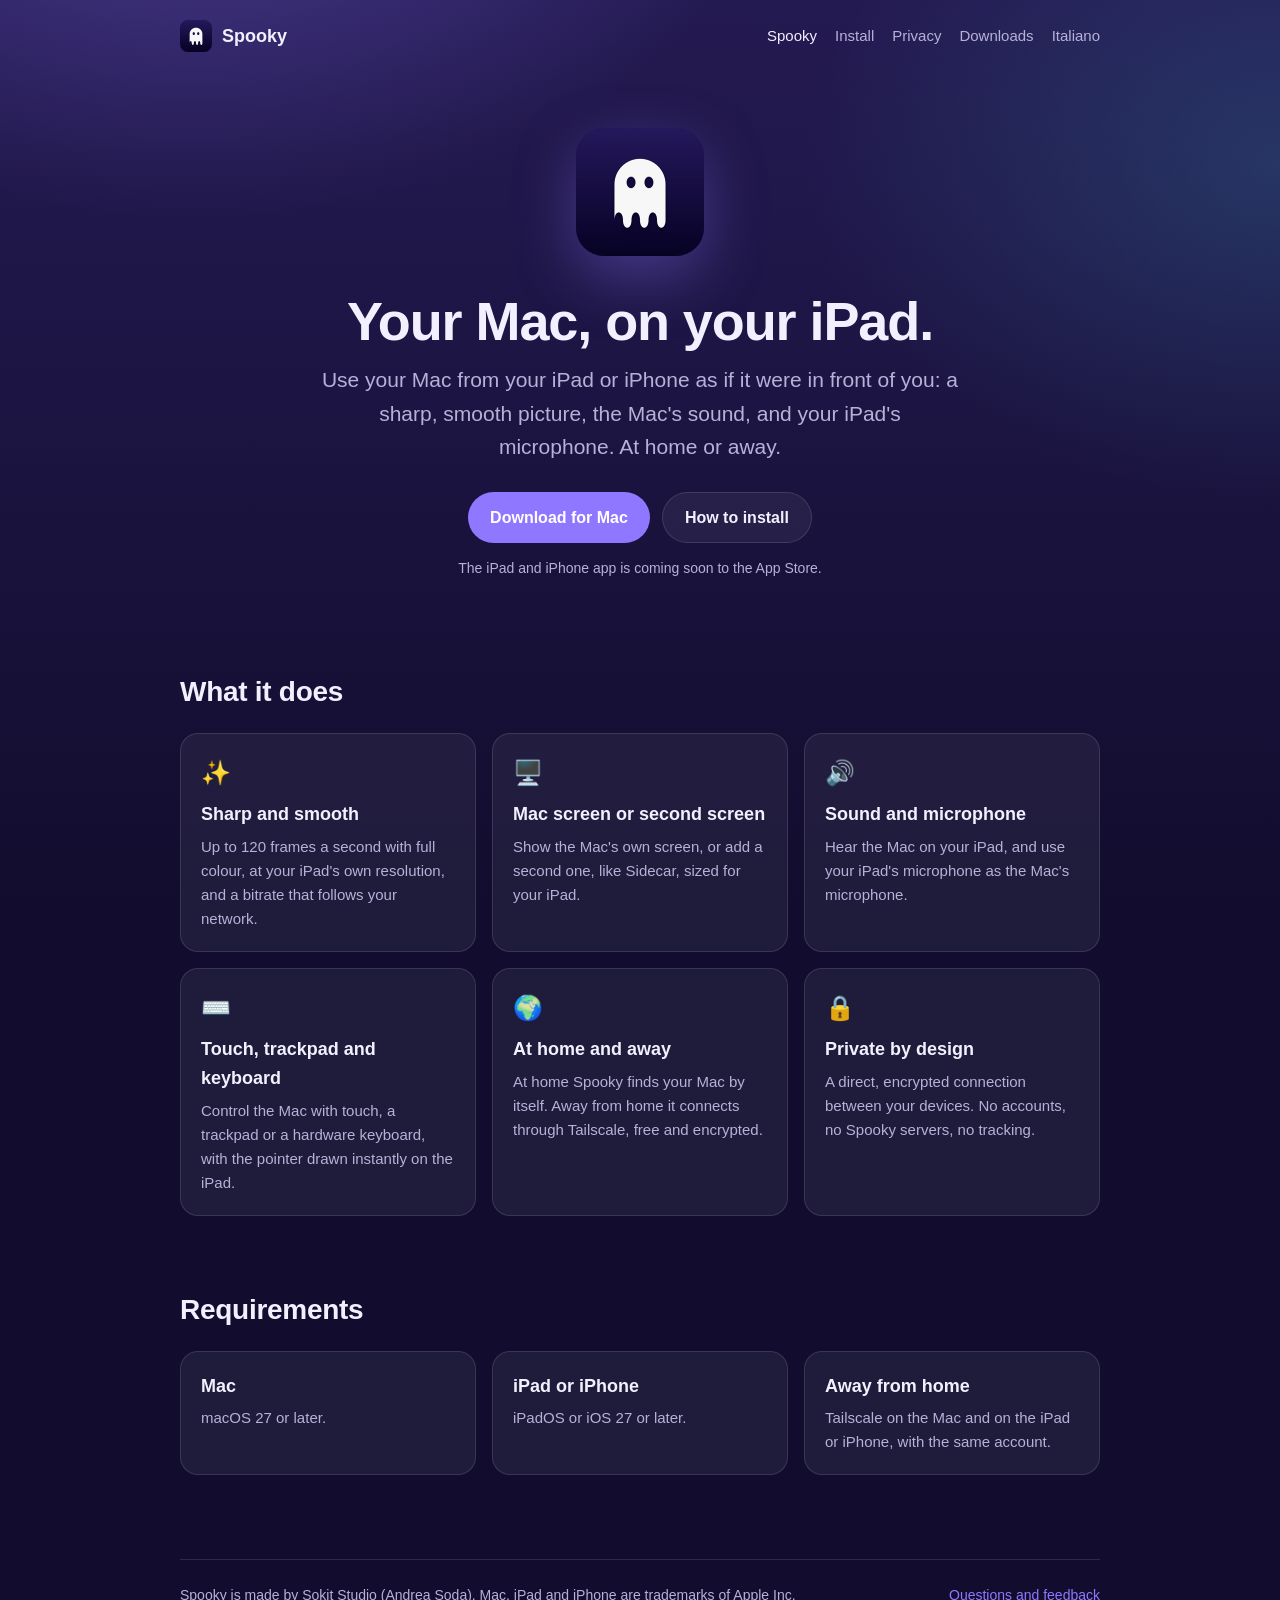
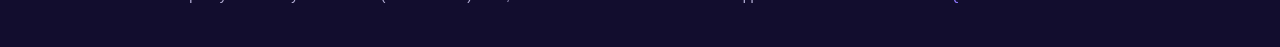
<file: index.html>
<!doctype html>
<html lang="en">
<head>
<meta charset="utf-8">
<meta name="viewport" content="width=device-width, initial-scale=1">
<title>Spooky: your Mac on your iPad</title>
<meta name="description" content="Use your Mac from your iPad or iPhone, at home or away: sharp picture, smooth motion, sound and microphone.">
<link rel="icon" type="image/png" href="assets/favicon.png">
<link rel="stylesheet" href="assets/style.css">
</head>
<body>
<div class="wrap">
<header class="top">
  <a class="brand" href="index.html"><img src="assets/icon.png" alt="">Spooky</a>
  <nav class="links"><a href="index.html" class="current">Spooky</a><a href="install.html">Install</a><a href="privacy.html">Privacy</a><a href="https://github.com/andreasoda/spooky-app/releases">Downloads</a><a href="it/index.html">Italiano</a></nav>
</header>

<section class="hero">
  <img class="icon" src="assets/icon.png" alt="Spooky icon">
  <h1>Your Mac, on your iPad.</h1>
  <p class="lead">Use your Mac from your iPad or iPhone as if it were in front of you: a sharp, smooth picture, the Mac's sound, and your iPad's microphone. At home or away.</p>
  <div class="buttons">
    <a class="button" href="https://github.com/andreasoda/spooky-app/releases/latest/download/Spooky.pkg">Download for Mac</a>
    <a class="button secondary" href="install.html">How to install</a>
  </div>
  <p class="note">The iPad and iPhone app is coming soon to the App Store.</p>
</section>
<section>
  <h2>What it does</h2>
  <div class="grid">
    <div class="card"><div class="glyph">✨</div><h3>Sharp and smooth</h3><p>Up to 120 frames a second with full colour, at your iPad's own resolution, and a bitrate that follows your network.</p></div>
    <div class="card"><div class="glyph">🖥️</div><h3>Mac screen or second screen</h3><p>Show the Mac's own screen, or add a second one, like Sidecar, sized for your iPad.</p></div>
    <div class="card"><div class="glyph">🔊</div><h3>Sound and microphone</h3><p>Hear the Mac on your iPad, and use your iPad's microphone as the Mac's microphone.</p></div>
    <div class="card"><div class="glyph">⌨️</div><h3>Touch, trackpad and keyboard</h3><p>Control the Mac with touch, a trackpad or a hardware keyboard, with the pointer drawn instantly on the iPad.</p></div>
    <div class="card"><div class="glyph">🌍</div><h3>At home and away</h3><p>At home Spooky finds your Mac by itself. Away from home it connects through Tailscale, free and encrypted.</p></div>
    <div class="card"><div class="glyph">🔒</div><h3>Private by design</h3><p>A direct, encrypted connection between your devices. No accounts, no Spooky servers, no tracking.</p></div>
  </div>
</section>
<section>
  <h2>Requirements</h2>
  <div class="grid">
    <div class="card"><h3>Mac</h3><p>macOS 27 or later.</p></div>
    <div class="card"><h3>iPad or iPhone</h3><p>iPadOS or iOS 27 or later.</p></div>
    <div class="card"><h3>Away from home</h3><p>Tailscale on the Mac and on the iPad or iPhone, with the same account.</p></div>
  </div>
</section>

<footer>
  <div class="row">
    <span>Spooky is made by Sokit Studio (Andrea Soda). Mac, iPad and iPhone are trademarks of Apple Inc.</span>
    <a href="mailto:support@sokitstudio.com">Questions and feedback</a>
  </div>
</footer>
</div>
</body>
</html>
</file>
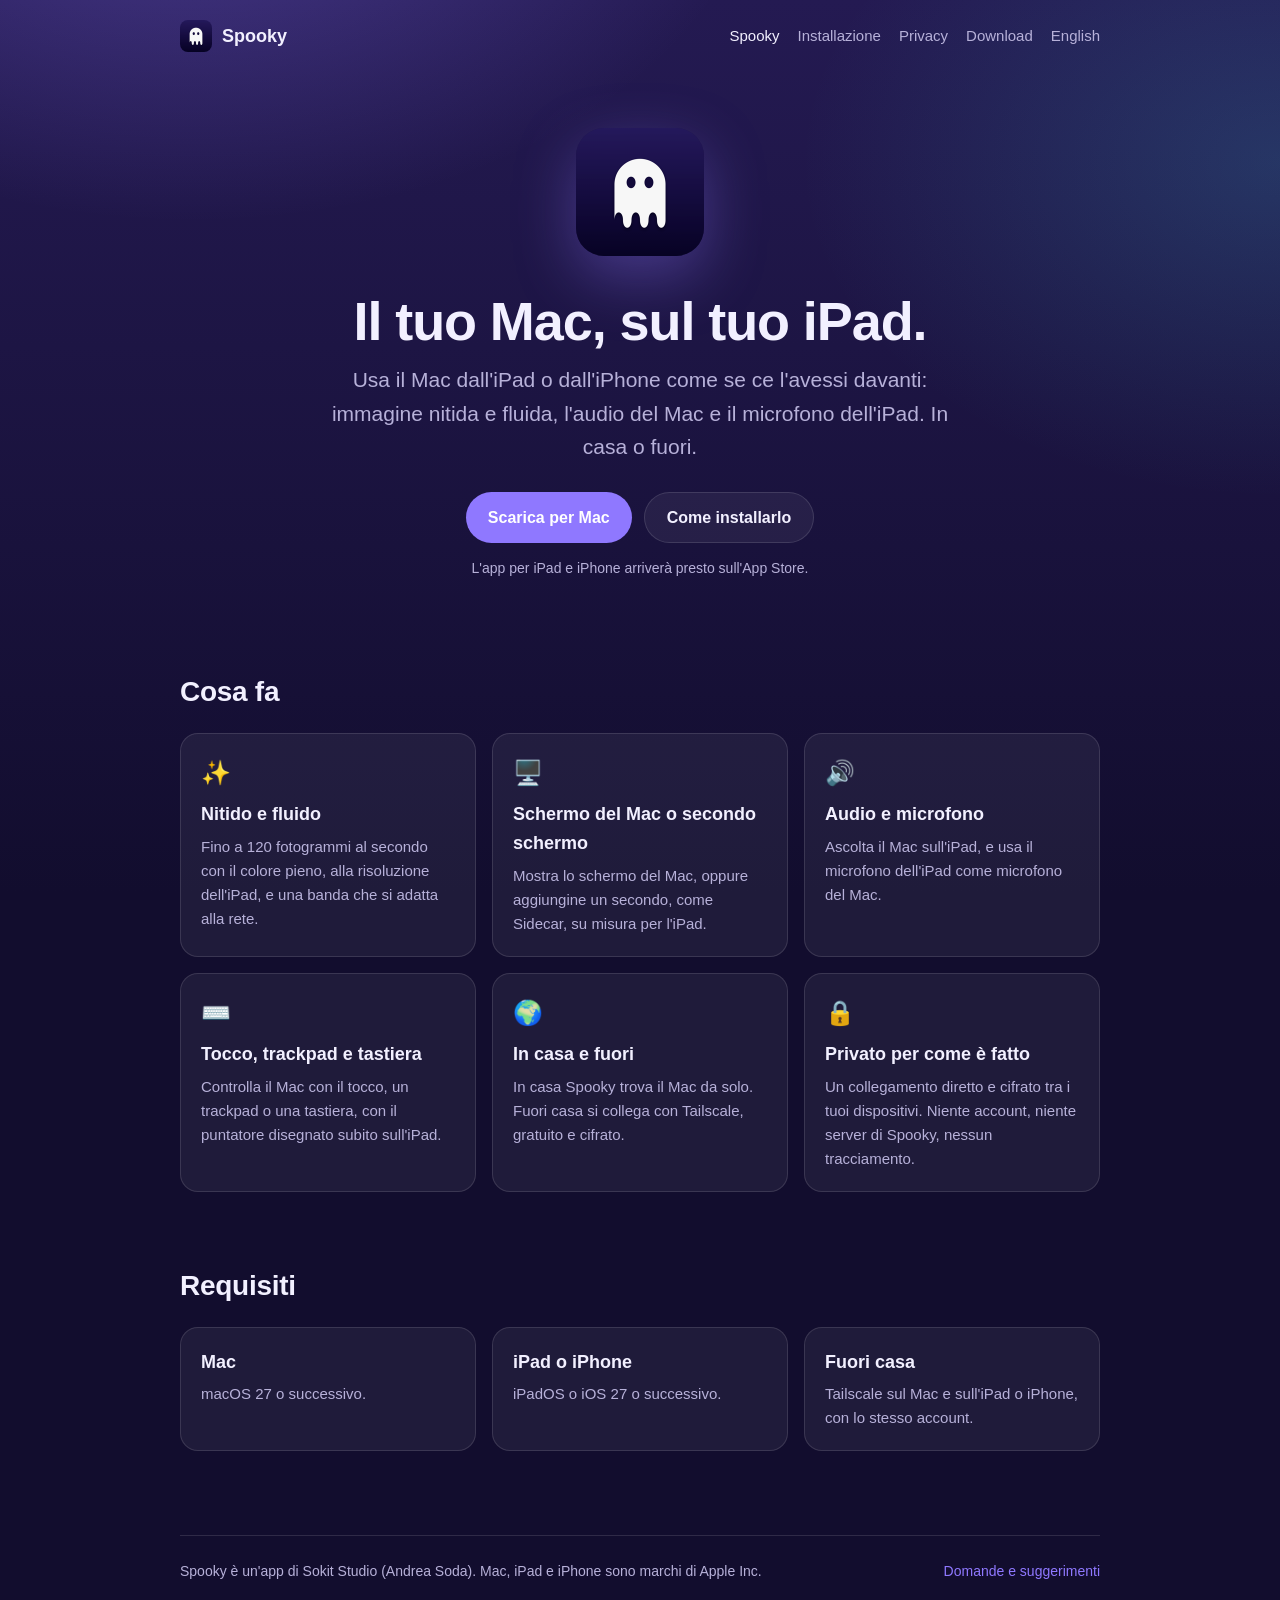
<file: it/index.html>
<!doctype html>
<html lang="it">
<head>
<meta charset="utf-8">
<meta name="viewport" content="width=device-width, initial-scale=1">
<title>Spooky: il tuo Mac sull'iPad</title>
<meta name="description" content="Usa il Mac dall'iPad o dall'iPhone, in casa o fuori: immagine nitida, movimento fluido, audio e microfono.">
<link rel="icon" type="image/png" href="../assets/favicon.png">
<link rel="stylesheet" href="../assets/style.css">
</head>
<body>
<div class="wrap">
<header class="top">
  <a class="brand" href="index.html"><img src="../assets/icon.png" alt="">Spooky</a>
  <nav class="links"><a href="index.html" class="current">Spooky</a><a href="install.html">Installazione</a><a href="privacy.html">Privacy</a><a href="https://github.com/andreasoda/spooky-app/releases">Download</a><a href="../index.html">English</a></nav>
</header>

<section class="hero">
  <img class="icon" src="../assets/icon.png" alt="Icona di Spooky">
  <h1>Il tuo Mac, sul tuo iPad.</h1>
  <p class="lead">Usa il Mac dall'iPad o dall'iPhone come se ce l'avessi davanti: immagine nitida e fluida, l'audio del Mac e il microfono dell'iPad. In casa o fuori.</p>
  <div class="buttons">
    <a class="button" href="https://github.com/andreasoda/spooky-app/releases/latest/download/Spooky.pkg">Scarica per Mac</a>
    <a class="button secondary" href="install.html">Come installarlo</a>
  </div>
  <p class="note">L'app per iPad e iPhone arriverà presto sull'App Store.</p>
</section>
<section>
  <h2>Cosa fa</h2>
  <div class="grid">
    <div class="card"><div class="glyph">✨</div><h3>Nitido e fluido</h3><p>Fino a 120 fotogrammi al secondo con il colore pieno, alla risoluzione dell'iPad, e una banda che si adatta alla rete.</p></div>
    <div class="card"><div class="glyph">🖥️</div><h3>Schermo del Mac o secondo schermo</h3><p>Mostra lo schermo del Mac, oppure aggiungine un secondo, come Sidecar, su misura per l'iPad.</p></div>
    <div class="card"><div class="glyph">🔊</div><h3>Audio e microfono</h3><p>Ascolta il Mac sull'iPad, e usa il microfono dell'iPad come microfono del Mac.</p></div>
    <div class="card"><div class="glyph">⌨️</div><h3>Tocco, trackpad e tastiera</h3><p>Controlla il Mac con il tocco, un trackpad o una tastiera, con il puntatore disegnato subito sull'iPad.</p></div>
    <div class="card"><div class="glyph">🌍</div><h3>In casa e fuori</h3><p>In casa Spooky trova il Mac da solo. Fuori casa si collega con Tailscale, gratuito e cifrato.</p></div>
    <div class="card"><div class="glyph">🔒</div><h3>Privato per come è fatto</h3><p>Un collegamento diretto e cifrato tra i tuoi dispositivi. Niente account, niente server di Spooky, nessun tracciamento.</p></div>
  </div>
</section>
<section>
  <h2>Requisiti</h2>
  <div class="grid">
    <div class="card"><h3>Mac</h3><p>macOS 27 o successivo.</p></div>
    <div class="card"><h3>iPad o iPhone</h3><p>iPadOS o iOS 27 o successivo.</p></div>
    <div class="card"><h3>Fuori casa</h3><p>Tailscale sul Mac e sull'iPad o iPhone, con lo stesso account.</p></div>
  </div>
</section>

<footer>
  <div class="row">
    <span>Spooky è un'app di Sokit Studio (Andrea Soda). Mac, iPad e iPhone sono marchi di Apple Inc.</span>
    <a href="mailto:support@sokitstudio.com">Domande e suggerimenti</a>
  </div>
</footer>
</div>
</body>
</html>
</file>
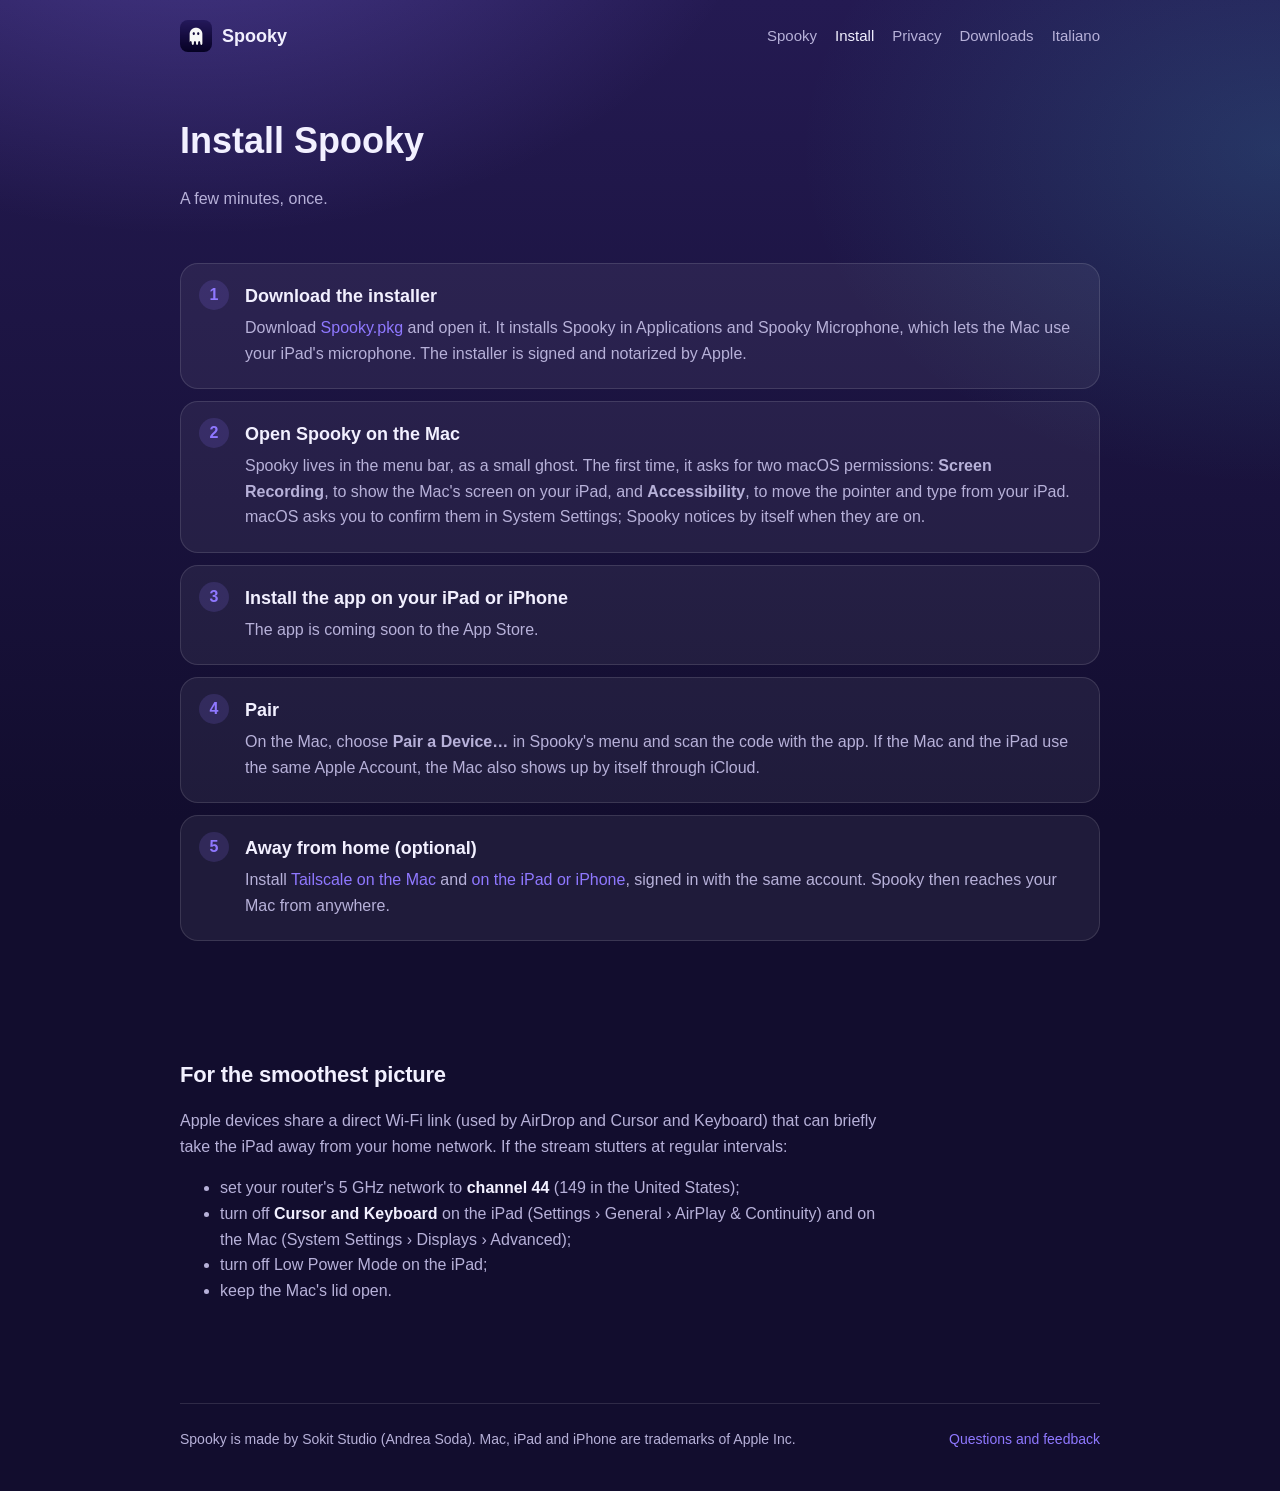
<file: install.html>
<!doctype html>
<html lang="en">
<head>
<meta charset="utf-8">
<meta name="viewport" content="width=device-width, initial-scale=1">
<title>Install Spooky</title>
<meta name="description" content="How to install Spooky on the Mac and pair your iPad or iPhone.">
<link rel="icon" type="image/png" href="assets/favicon.png">
<link rel="stylesheet" href="assets/style.css">
</head>
<body>
<div class="wrap">
<header class="top">
  <a class="brand" href="index.html"><img src="assets/icon.png" alt="">Spooky</a>
  <nav class="links"><a href="index.html">Spooky</a><a href="install.html" class="current">Install</a><a href="privacy.html">Privacy</a><a href="https://github.com/andreasoda/spooky-app/releases">Downloads</a><a href="it/install.html">Italiano</a></nav>
</header>

<div class="prose"><h1>Install Spooky</h1><p>A few minutes, once.</p></div>
<section>
<ol class="steps">
  <li><h3>Download the installer</h3><p>Download <a href="https://github.com/andreasoda/spooky-app/releases/latest/download/Spooky.pkg">Spooky.pkg</a> and open it. It installs Spooky in Applications and Spooky Microphone, which lets the Mac use your iPad's microphone. The installer is signed and notarized by Apple.</p></li>
  <li><h3>Open Spooky on the Mac</h3><p>Spooky lives in the menu bar, as a small ghost. The first time, it asks for two macOS permissions: <strong>Screen Recording</strong>, to show the Mac's screen on your iPad, and <strong>Accessibility</strong>, to move the pointer and type from your iPad. macOS asks you to confirm them in System Settings; Spooky notices by itself when they are on.</p></li>
  <li><h3>Install the app on your iPad or iPhone</h3><p>The app is coming soon to the App Store.</p></li>
  <li><h3>Pair</h3><p>On the Mac, choose <strong>Pair a Device…</strong> in Spooky's menu and scan the code with the app. If the Mac and the iPad use the same Apple Account, the Mac also shows up by itself through iCloud.</p></li>
  <li><h3>Away from home (optional)</h3><p>Install <a href="https://tailscale.com/download/mac">Tailscale on the Mac</a> and <a href="https://apps.apple.com/app/tailscale/id1470499037">on the iPad or iPhone</a>, signed in with the same account. Spooky then reaches your Mac from anywhere.</p></li>
</ol>
</section>
<section class="prose">
<h2>For the smoothest picture</h2>
<p>Apple devices share a direct Wi-Fi link (used by AirDrop and Cursor and Keyboard) that can briefly take the iPad away from your home network. If the stream stutters at regular intervals:</p>
<ul>
  <li>set your router's 5 GHz network to <strong>channel 44</strong> (149 in the United States);</li>
  <li>turn off <strong>Cursor and Keyboard</strong> on the iPad (Settings › General › AirPlay &amp; Continuity) and on the Mac (System Settings › Displays › Advanced);</li>
  <li>turn off Low Power Mode on the iPad;</li>
  <li>keep the Mac's lid open.</li>
</ul>
</section>

<footer>
  <div class="row">
    <span>Spooky is made by Sokit Studio (Andrea Soda). Mac, iPad and iPhone are trademarks of Apple Inc.</span>
    <a href="mailto:support@sokitstudio.com">Questions and feedback</a>
  </div>
</footer>
</div>
</body>
</html>
</file>
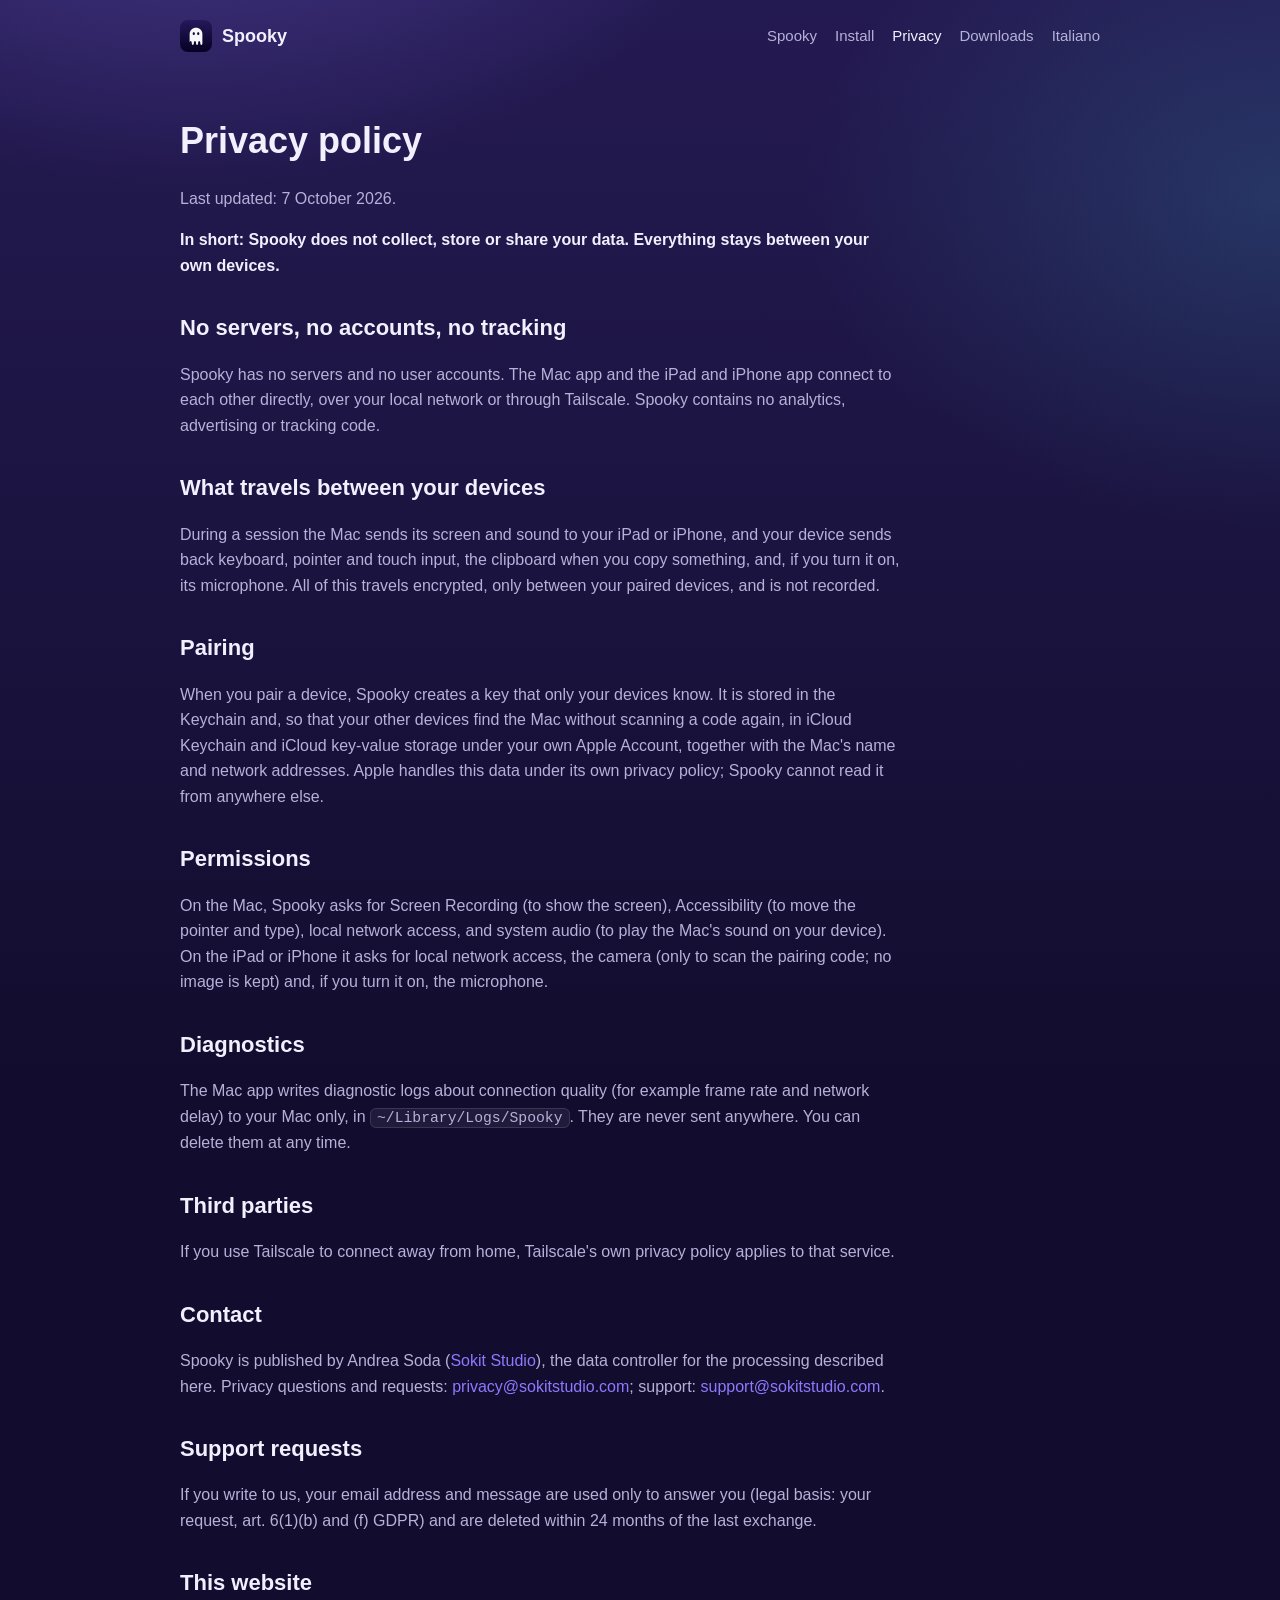
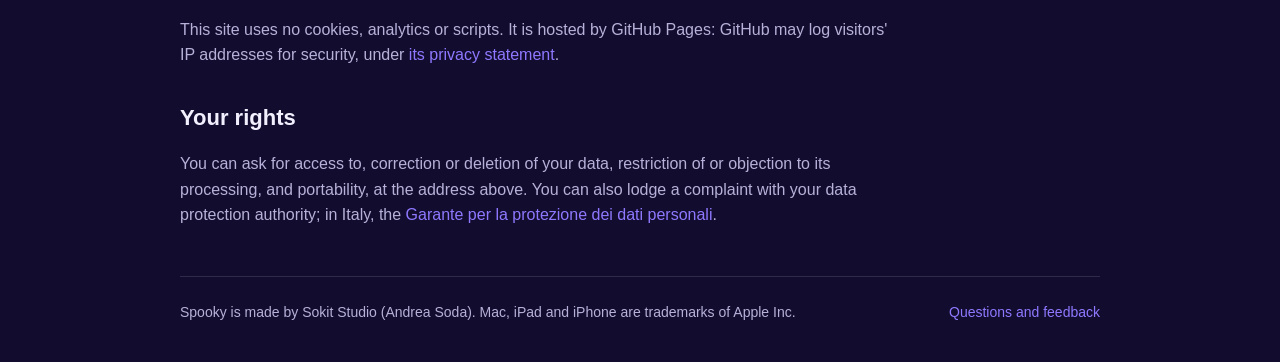
<file: privacy.html>
<!doctype html>
<html lang="en">
<head>
<meta charset="utf-8">
<meta name="viewport" content="width=device-width, initial-scale=1">
<title>Spooky privacy policy</title>
<meta name="description" content="What Spooky does with your data: it stays on your devices.">
<link rel="icon" type="image/png" href="assets/favicon.png">
<link rel="stylesheet" href="assets/style.css">
</head>
<body>
<div class="wrap">
<header class="top">
  <a class="brand" href="index.html"><img src="assets/icon.png" alt="">Spooky</a>
  <nav class="links"><a href="index.html">Spooky</a><a href="install.html">Install</a><a href="privacy.html" class="current">Privacy</a><a href="https://github.com/andreasoda/spooky-app/releases">Downloads</a><a href="it/privacy.html">Italiano</a></nav>
</header>

<div class="prose">
<h1>Privacy policy</h1>
<p>Last updated: 7 October 2026.</p>
<p><strong>In short: Spooky does not collect, store or share your data. Everything stays between your own devices.</strong></p>
<h2>No servers, no accounts, no tracking</h2>
<p>Spooky has no servers and no user accounts. The Mac app and the iPad and iPhone app connect to each other directly, over your local network or through Tailscale. Spooky contains no analytics, advertising or tracking code.</p>
<h2>What travels between your devices</h2>
<p>During a session the Mac sends its screen and sound to your iPad or iPhone, and your device sends back keyboard, pointer and touch input, the clipboard when you copy something, and, if you turn it on, its microphone. All of this travels encrypted, only between your paired devices, and is not recorded.</p>
<h2>Pairing</h2>
<p>When you pair a device, Spooky creates a key that only your devices know. It is stored in the Keychain and, so that your other devices find the Mac without scanning a code again, in iCloud Keychain and iCloud key-value storage under your own Apple Account, together with the Mac's name and network addresses. Apple handles this data under its own privacy policy; Spooky cannot read it from anywhere else.</p>
<h2>Permissions</h2>
<p>On the Mac, Spooky asks for Screen Recording (to show the screen), Accessibility (to move the pointer and type), local network access, and system audio (to play the Mac's sound on your device). On the iPad or iPhone it asks for local network access, the camera (only to scan the pairing code; no image is kept) and, if you turn it on, the microphone.</p>
<h2>Diagnostics</h2>
<p>The Mac app writes diagnostic logs about connection quality (for example frame rate and network delay) to your Mac only, in <code>~/Library/Logs/Spooky</code>. They are never sent anywhere. You can delete them at any time.</p>
<h2>Third parties</h2>
<p>If you use Tailscale to connect away from home, Tailscale's own privacy policy applies to that service.</p>
<h2>Contact</h2>
<p>Spooky is published by Andrea Soda (<a href="https://sokitstudio.com">Sokit Studio</a>), the data controller for the processing described here. Privacy questions and requests: <a href="mailto:privacy@sokitstudio.com">privacy@sokitstudio.com</a>; support: <a href="mailto:support@sokitstudio.com">support@sokitstudio.com</a>.</p>
<h2>Support requests</h2>
<p>If you write to us, your email address and message are used only to answer you (legal basis: your request, art. 6(1)(b) and (f) GDPR) and are deleted within 24 months of the last exchange.</p>
<h2>This website</h2>
<p>This site uses no cookies, analytics or scripts. It is hosted by GitHub Pages: GitHub may log visitors' IP addresses for security, under <a href="https://docs.github.com/site-policy/privacy-policies/github-general-privacy-statement">its privacy statement</a>.</p>
<h2>Your rights</h2>
<p>You can ask for access to, correction or deletion of your data, restriction of or objection to its processing, and portability, at the address above. You can also lodge a complaint with your data protection authority; in Italy, the <a href="https://www.garanteprivacy.it">Garante per la protezione dei dati personali</a>.</p>
</div>

<footer>
  <div class="row">
    <span>Spooky is made by Sokit Studio (Andrea Soda). Mac, iPad and iPhone are trademarks of Apple Inc.</span>
    <a href="mailto:support@sokitstudio.com">Questions and feedback</a>
  </div>
</footer>
</div>
</body>
</html>
</file>
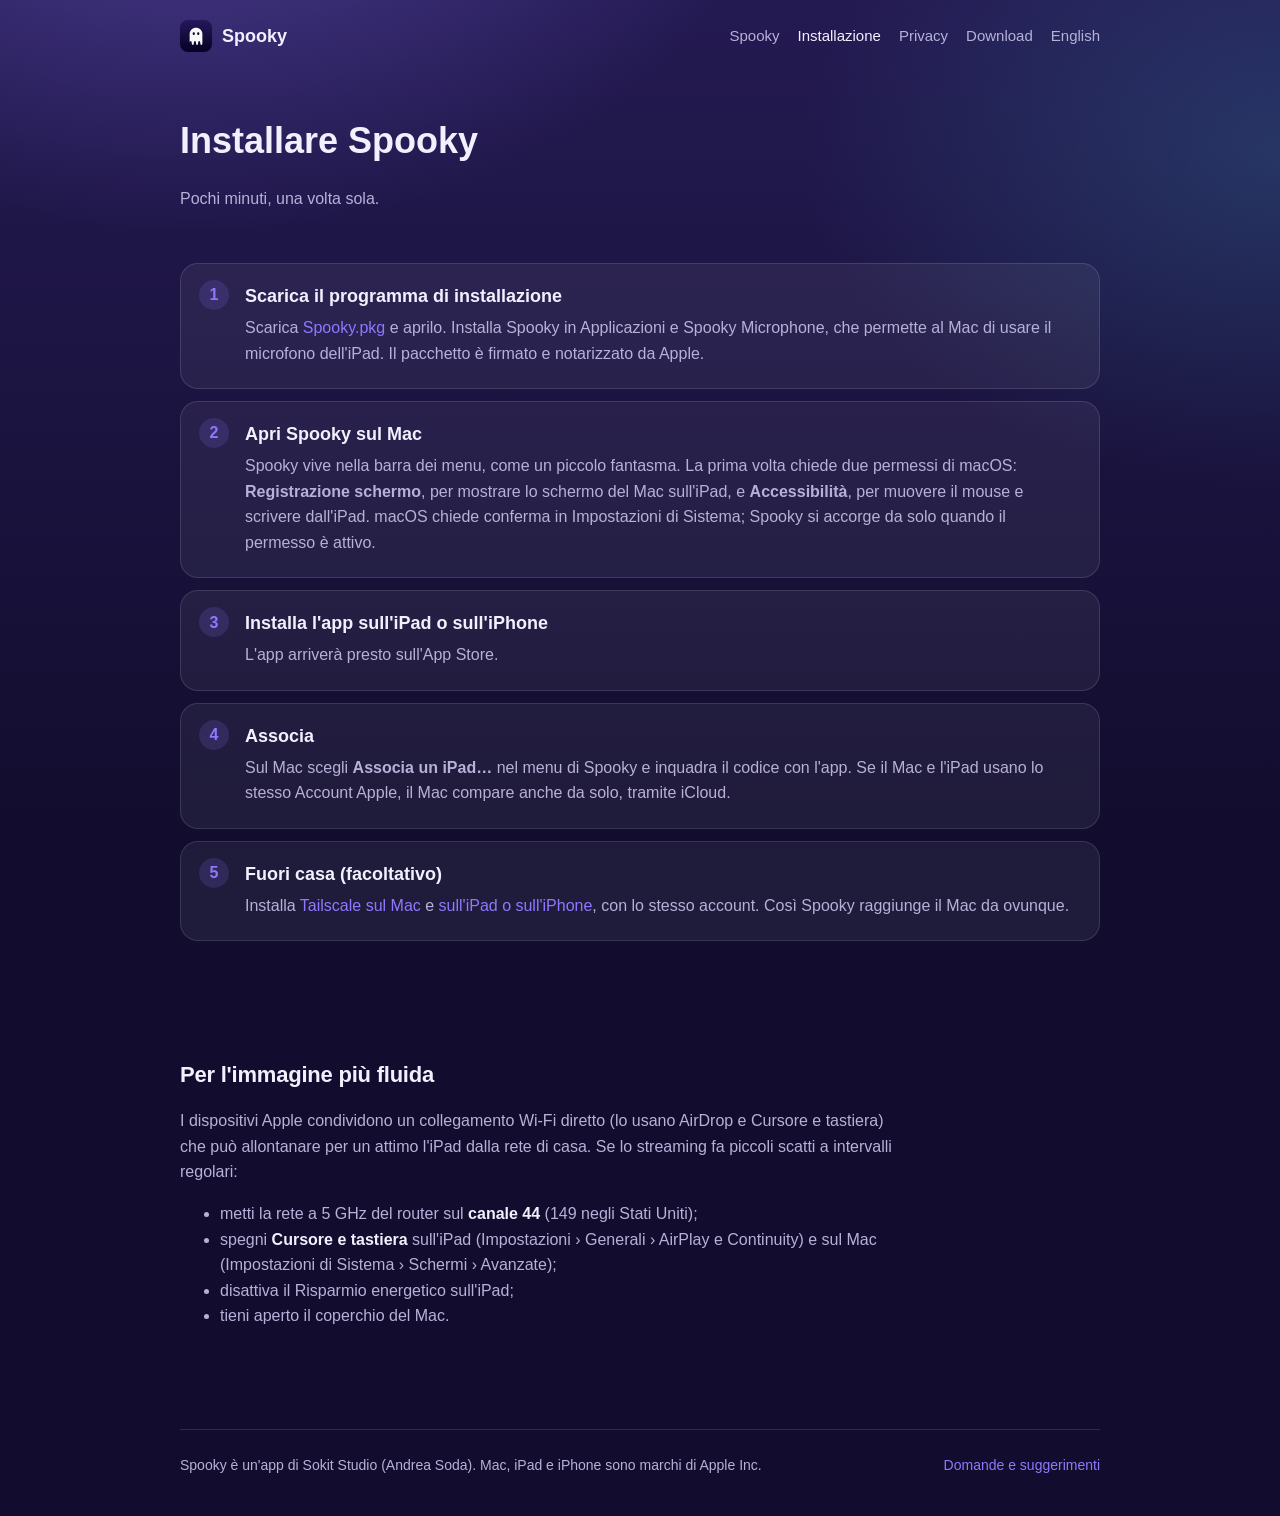
<file: it/install.html>
<!doctype html>
<html lang="it">
<head>
<meta charset="utf-8">
<meta name="viewport" content="width=device-width, initial-scale=1">
<title>Installare Spooky</title>
<meta name="description" content="Come installare Spooky sul Mac e associare l'iPad o l'iPhone.">
<link rel="icon" type="image/png" href="../assets/favicon.png">
<link rel="stylesheet" href="../assets/style.css">
</head>
<body>
<div class="wrap">
<header class="top">
  <a class="brand" href="index.html"><img src="../assets/icon.png" alt="">Spooky</a>
  <nav class="links"><a href="index.html">Spooky</a><a href="install.html" class="current">Installazione</a><a href="privacy.html">Privacy</a><a href="https://github.com/andreasoda/spooky-app/releases">Download</a><a href="../install.html">English</a></nav>
</header>

<div class="prose"><h1>Installare Spooky</h1><p>Pochi minuti, una volta sola.</p></div>
<section>
<ol class="steps">
  <li><h3>Scarica il programma di installazione</h3><p>Scarica <a href="https://github.com/andreasoda/spooky-app/releases/latest/download/Spooky.pkg">Spooky.pkg</a> e aprilo. Installa Spooky in Applicazioni e Spooky Microphone, che permette al Mac di usare il microfono dell'iPad. Il pacchetto è firmato e notarizzato da Apple.</p></li>
  <li><h3>Apri Spooky sul Mac</h3><p>Spooky vive nella barra dei menu, come un piccolo fantasma. La prima volta chiede due permessi di macOS: <strong>Registrazione schermo</strong>, per mostrare lo schermo del Mac sull'iPad, e <strong>Accessibilità</strong>, per muovere il mouse e scrivere dall'iPad. macOS chiede conferma in Impostazioni di Sistema; Spooky si accorge da solo quando il permesso è attivo.</p></li>
  <li><h3>Installa l'app sull'iPad o sull'iPhone</h3><p>L'app arriverà presto sull'App Store.</p></li>
  <li><h3>Associa</h3><p>Sul Mac scegli <strong>Associa un iPad…</strong> nel menu di Spooky e inquadra il codice con l'app. Se il Mac e l'iPad usano lo stesso Account Apple, il Mac compare anche da solo, tramite iCloud.</p></li>
  <li><h3>Fuori casa (facoltativo)</h3><p>Installa <a href="https://tailscale.com/download/mac">Tailscale sul Mac</a> e <a href="https://apps.apple.com/app/tailscale/id1470499037">sull'iPad o sull'iPhone</a>, con lo stesso account. Così Spooky raggiunge il Mac da ovunque.</p></li>
</ol>
</section>
<section class="prose">
<h2>Per l'immagine più fluida</h2>
<p>I dispositivi Apple condividono un collegamento Wi-Fi diretto (lo usano AirDrop e Cursore e tastiera) che può allontanare per un attimo l'iPad dalla rete di casa. Se lo streaming fa piccoli scatti a intervalli regolari:</p>
<ul>
  <li>metti la rete a 5 GHz del router sul <strong>canale 44</strong> (149 negli Stati Uniti);</li>
  <li>spegni <strong>Cursore e tastiera</strong> sull'iPad (Impostazioni › Generali › AirPlay e Continuity) e sul Mac (Impostazioni di Sistema › Schermi › Avanzate);</li>
  <li>disattiva il Risparmio energetico sull'iPad;</li>
  <li>tieni aperto il coperchio del Mac.</li>
</ul>
</section>

<footer>
  <div class="row">
    <span>Spooky è un'app di Sokit Studio (Andrea Soda). Mac, iPad e iPhone sono marchi di Apple Inc.</span>
    <a href="mailto:support@sokitstudio.com">Domande e suggerimenti</a>
  </div>
</footer>
</div>
</body>
</html>
</file>
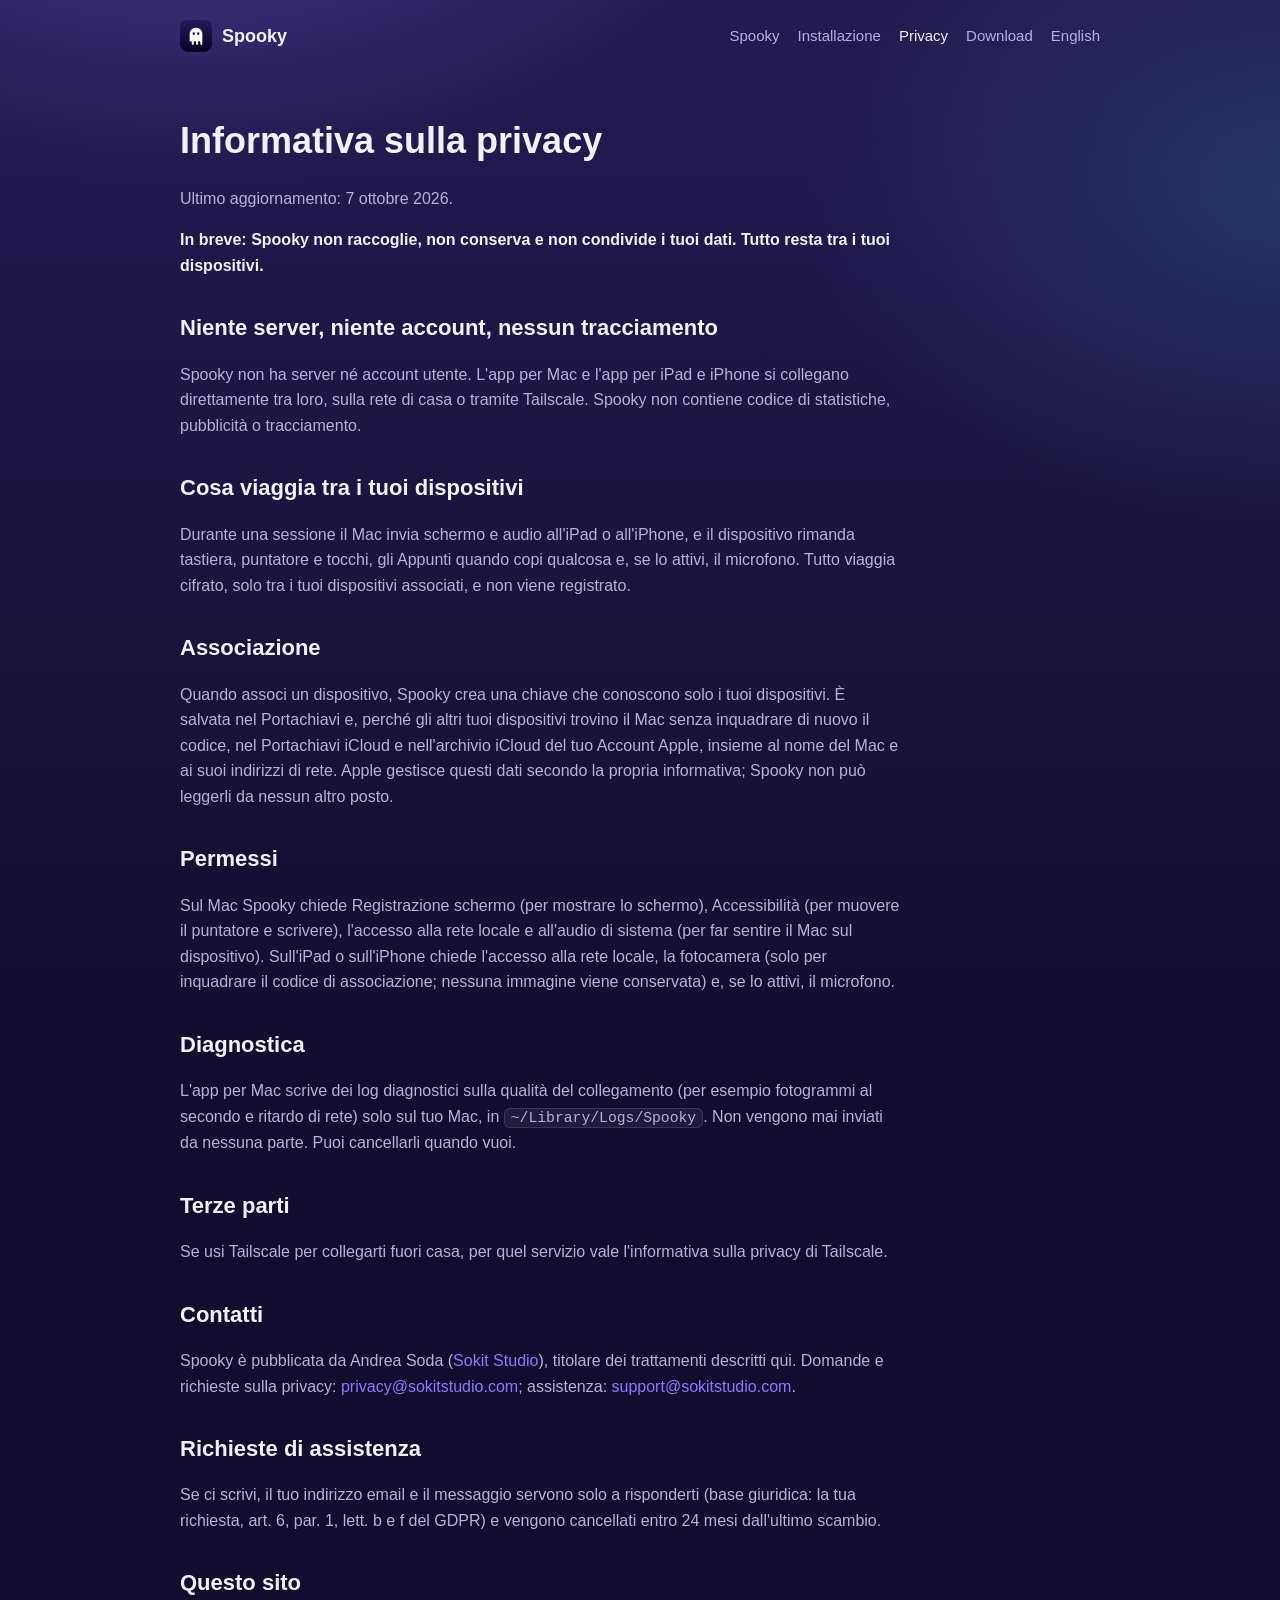
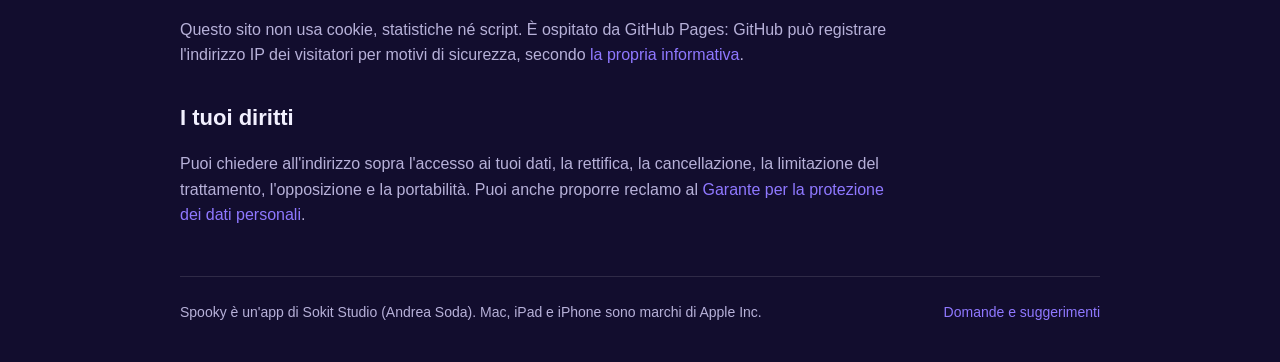
<file: it/privacy.html>
<!doctype html>
<html lang="it">
<head>
<meta charset="utf-8">
<meta name="viewport" content="width=device-width, initial-scale=1">
<title>Informativa sulla privacy di Spooky</title>
<meta name="description" content="Cosa fa Spooky con i tuoi dati: restano sui tuoi dispositivi.">
<link rel="icon" type="image/png" href="../assets/favicon.png">
<link rel="stylesheet" href="../assets/style.css">
</head>
<body>
<div class="wrap">
<header class="top">
  <a class="brand" href="index.html"><img src="../assets/icon.png" alt="">Spooky</a>
  <nav class="links"><a href="index.html">Spooky</a><a href="install.html">Installazione</a><a href="privacy.html" class="current">Privacy</a><a href="https://github.com/andreasoda/spooky-app/releases">Download</a><a href="../privacy.html">English</a></nav>
</header>

<div class="prose">
<h1>Informativa sulla privacy</h1>
<p>Ultimo aggiornamento: 7 ottobre 2026.</p>
<p><strong>In breve: Spooky non raccoglie, non conserva e non condivide i tuoi dati. Tutto resta tra i tuoi dispositivi.</strong></p>
<h2>Niente server, niente account, nessun tracciamento</h2>
<p>Spooky non ha server né account utente. L'app per Mac e l'app per iPad e iPhone si collegano direttamente tra loro, sulla rete di casa o tramite Tailscale. Spooky non contiene codice di statistiche, pubblicità o tracciamento.</p>
<h2>Cosa viaggia tra i tuoi dispositivi</h2>
<p>Durante una sessione il Mac invia schermo e audio all'iPad o all'iPhone, e il dispositivo rimanda tastiera, puntatore e tocchi, gli Appunti quando copi qualcosa e, se lo attivi, il microfono. Tutto viaggia cifrato, solo tra i tuoi dispositivi associati, e non viene registrato.</p>
<h2>Associazione</h2>
<p>Quando associ un dispositivo, Spooky crea una chiave che conoscono solo i tuoi dispositivi. È salvata nel Portachiavi e, perché gli altri tuoi dispositivi trovino il Mac senza inquadrare di nuovo il codice, nel Portachiavi iCloud e nell'archivio iCloud del tuo Account Apple, insieme al nome del Mac e ai suoi indirizzi di rete. Apple gestisce questi dati secondo la propria informativa; Spooky non può leggerli da nessun altro posto.</p>
<h2>Permessi</h2>
<p>Sul Mac Spooky chiede Registrazione schermo (per mostrare lo schermo), Accessibilità (per muovere il puntatore e scrivere), l'accesso alla rete locale e all'audio di sistema (per far sentire il Mac sul dispositivo). Sull'iPad o sull'iPhone chiede l'accesso alla rete locale, la fotocamera (solo per inquadrare il codice di associazione; nessuna immagine viene conservata) e, se lo attivi, il microfono.</p>
<h2>Diagnostica</h2>
<p>L'app per Mac scrive dei log diagnostici sulla qualità del collegamento (per esempio fotogrammi al secondo e ritardo di rete) solo sul tuo Mac, in <code>~/Library/Logs/Spooky</code>. Non vengono mai inviati da nessuna parte. Puoi cancellarli quando vuoi.</p>
<h2>Terze parti</h2>
<p>Se usi Tailscale per collegarti fuori casa, per quel servizio vale l'informativa sulla privacy di Tailscale.</p>
<h2>Contatti</h2>
<p>Spooky è pubblicata da Andrea Soda (<a href="https://sokitstudio.com">Sokit Studio</a>), titolare dei trattamenti descritti qui. Domande e richieste sulla privacy: <a href="mailto:privacy@sokitstudio.com">privacy@sokitstudio.com</a>; assistenza: <a href="mailto:support@sokitstudio.com">support@sokitstudio.com</a>.</p>
<h2>Richieste di assistenza</h2>
<p>Se ci scrivi, il tuo indirizzo email e il messaggio servono solo a risponderti (base giuridica: la tua richiesta, art. 6, par. 1, lett. b e f del GDPR) e vengono cancellati entro 24 mesi dall'ultimo scambio.</p>
<h2>Questo sito</h2>
<p>Questo sito non usa cookie, statistiche né script. È ospitato da GitHub Pages: GitHub può registrare l'indirizzo IP dei visitatori per motivi di sicurezza, secondo <a href="https://docs.github.com/site-policy/privacy-policies/github-general-privacy-statement">la propria informativa</a>.</p>
<h2>I tuoi diritti</h2>
<p>Puoi chiedere all'indirizzo sopra l'accesso ai tuoi dati, la rettifica, la cancellazione, la limitazione del trattamento, l'opposizione e la portabilità. Puoi anche proporre reclamo al <a href="https://www.garanteprivacy.it">Garante per la protezione dei dati personali</a>.</p>
</div>

<footer>
  <div class="row">
    <span>Spooky è un'app di Sokit Studio (Andrea Soda). Mac, iPad e iPhone sono marchi di Apple Inc.</span>
    <a href="mailto:support@sokitstudio.com">Domande e suggerimenti</a>
  </div>
</footer>
</div>
</body>
</html>
</file>
<file: assets/style.css>
:root {
  --night: #120d2e;
  --dusk: #241a52;
  --accent: #8f78ff;
  --accent-soft: rgba(143, 120, 255, 0.16);
  --teal: #40bfd9;
  --text: #f2f0ff;
  --muted: #b7b1d9;
  --card: rgba(255, 255, 255, 0.06);
  --line: rgba(255, 255, 255, 0.12);
  --radius: 18px;
}

* { box-sizing: border-box; }

html { -webkit-text-size-adjust: 100%; }

body {
  margin: 0;
  font-family: -apple-system, BlinkMacSystemFont, "SF Pro Text", "Helvetica Neue", Arial, sans-serif;
  line-height: 1.6;
  color: var(--text);
  background:
    radial-gradient(60rem 40rem at 15% -10%, rgba(143, 120, 255, 0.35), transparent 60%),
    radial-gradient(50rem 35rem at 100% 10%, rgba(64, 191, 217, 0.18), transparent 60%),
    linear-gradient(180deg, var(--dusk) 0%, var(--night) 55%);
  background-color: var(--night);
  min-height: 100vh;
}

a { color: var(--accent); text-decoration: none; }
a:hover { text-decoration: underline; }

.wrap { max-width: 960px; margin: 0 auto; padding: 0 20px; }

header.top {
  display: flex;
  align-items: center;
  justify-content: space-between;
  gap: 16px;
  padding: 20px 0;
}

.brand { display: flex; align-items: center; gap: 10px; color: var(--text); font-weight: 600; font-size: 18px; }
.brand img { width: 32px; height: 32px; border-radius: 8px; }

nav.links { display: flex; gap: 18px; flex-wrap: wrap; font-size: 15px; }
nav.links a { color: var(--muted); }
nav.links a:hover, nav.links a.current { color: var(--text); text-decoration: none; }

.hero { text-align: center; padding: 56px 0 40px; }
.hero img.icon { width: 128px; height: 128px; border-radius: 28px; box-shadow: 0 20px 60px rgba(143, 120, 255, 0.35); }
.hero h1 { font-size: clamp(34px, 6vw, 54px); line-height: 1.1; margin: 28px 0 12px; letter-spacing: -0.02em; }
.hero p.lead { font-size: clamp(17px, 2.4vw, 21px); color: var(--muted); max-width: 640px; margin: 0 auto 28px; }

.buttons { display: flex; gap: 12px; justify-content: center; flex-wrap: wrap; }
.button {
  display: inline-flex; align-items: center; gap: 8px;
  padding: 12px 22px; border-radius: 999px; font-weight: 600; font-size: 16px;
  background: var(--accent); color: #fff;
}
.button:hover { text-decoration: none; filter: brightness(1.08); }
.button.secondary { background: var(--card); color: var(--text); border: 1px solid var(--line); }
.note { color: var(--muted); font-size: 14px; margin-top: 14px; }

section { padding: 36px 0; }
section h2 { font-size: 28px; margin: 0 0 18px; letter-spacing: -0.01em; }
section > p { color: var(--muted); }

.grid { display: grid; grid-template-columns: repeat(auto-fit, minmax(240px, 1fr)); gap: 16px; }
.card { background: var(--card); border: 1px solid var(--line); border-radius: var(--radius); padding: 20px; }
.card h3 { margin: 0 0 6px; font-size: 18px; }
.card p { margin: 0; color: var(--muted); font-size: 15px; }
.card .glyph { font-size: 24px; margin-bottom: 8px; }

ol.steps { counter-reset: step; list-style: none; padding: 0; margin: 0; }
ol.steps > li {
  counter-increment: step; position: relative;
  background: var(--card); border: 1px solid var(--line); border-radius: var(--radius);
  padding: 18px 20px 18px 64px; margin-bottom: 12px;
}
ol.steps > li::before {
  content: counter(step); position: absolute; left: 18px; top: 16px;
  width: 30px; height: 30px; border-radius: 50%;
  background: var(--accent-soft); color: var(--accent); font-weight: 700;
  display: flex; align-items: center; justify-content: center;
}
ol.steps h3 { margin: 0 0 4px; font-size: 18px; }
ol.steps p { margin: 4px 0; color: var(--muted); }

.prose { max-width: 720px; }
.prose h1 { font-size: 36px; margin: 40px 0 8px; }
.prose h2 { font-size: 22px; margin: 32px 0 8px; }
.prose p, .prose li { color: var(--muted); }
.prose strong { color: var(--text); }

code, kbd {
  font-family: ui-monospace, "SF Mono", Menlo, monospace; font-size: 0.92em;
  background: var(--card); border: 1px solid var(--line); border-radius: 6px; padding: 1px 6px;
}

footer { border-top: 1px solid var(--line); margin-top: 48px; padding: 24px 0 40px; color: var(--muted); font-size: 14px; }
footer .row { display: flex; justify-content: space-between; gap: 16px; flex-wrap: wrap; }

@media (max-width: 560px) {
  header.top { flex-direction: column; align-items: flex-start; }
  ol.steps > li { padding-left: 56px; }
}
</file>
